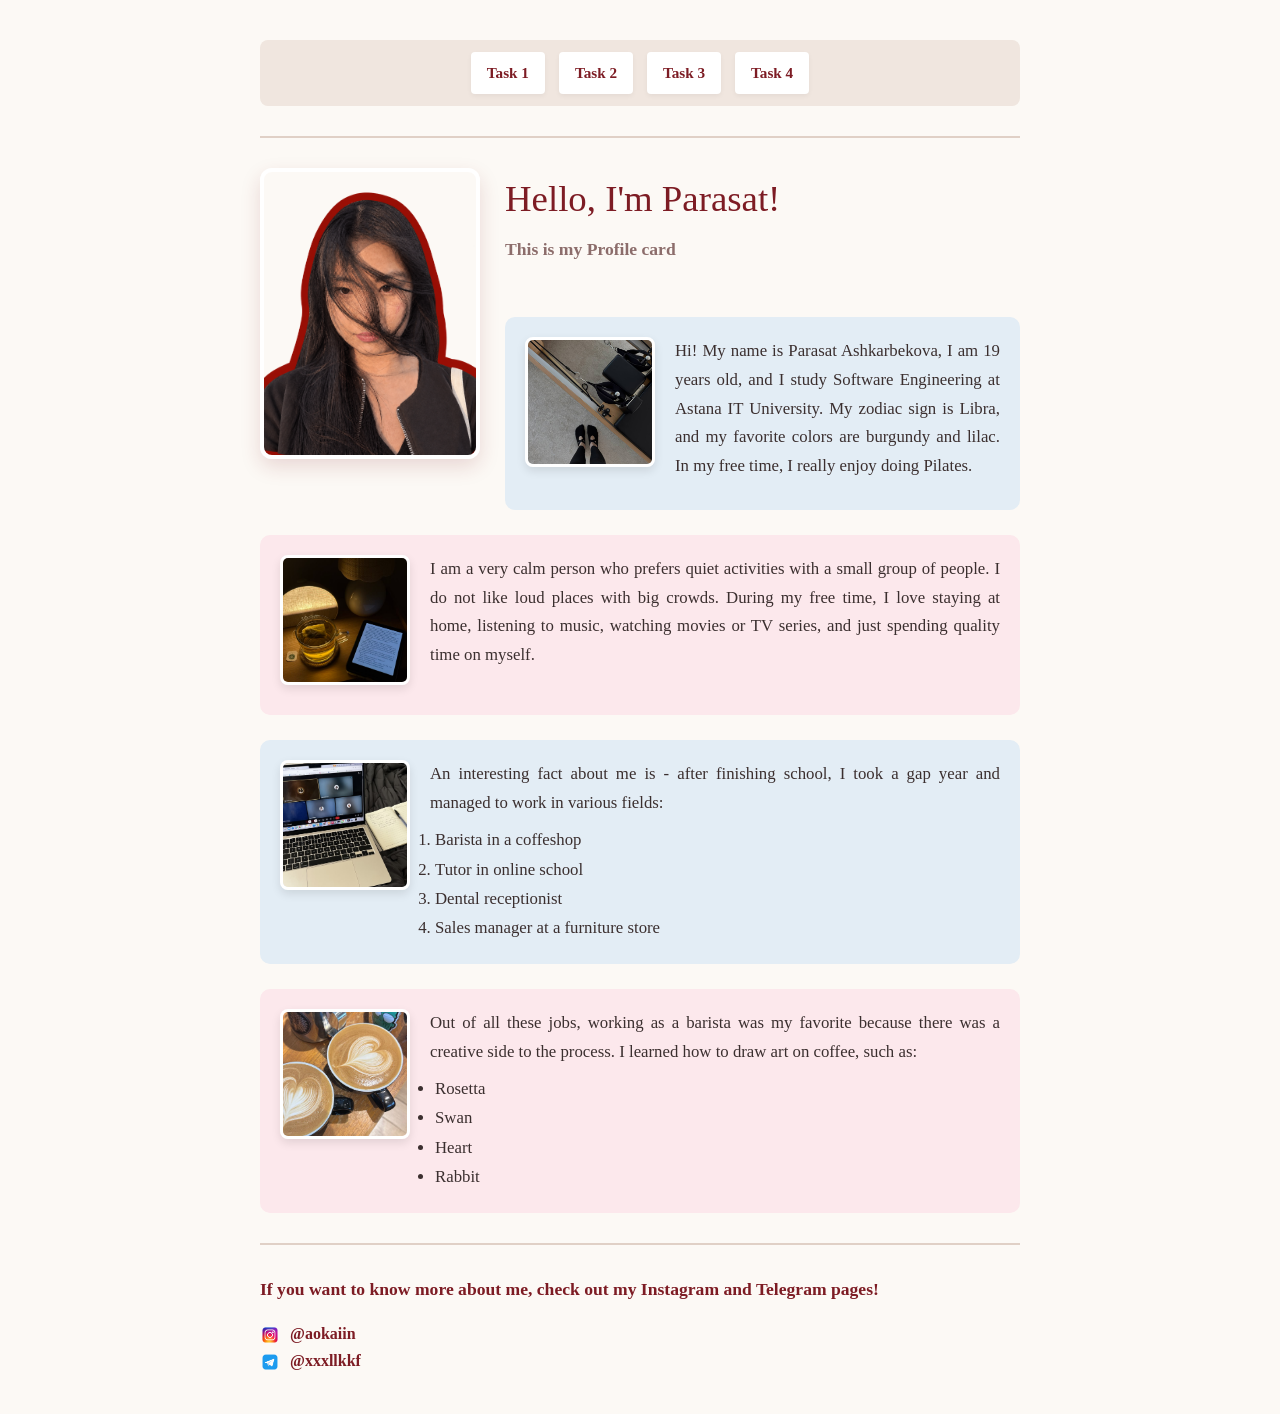
<file: Parasat 1-4/task1/index.html>
<!DOCTYPE html>
<html>
<head>
    <meta charset="UTF-8">
    <meta name="viewport" content="width=device-width, initial-scale=1.0">
    <title>Profile card</title>
    <link rel="stylesheet" href="styles.css">
</head>

<body>
    <nav class="navbar">
    <a href="../task1/index.html">Task 1</a>
    <a href="../task2/index.html">Task 2</a>
    <a href="../task3/index.html">Task 3</a>
    <a href="../task4/index.html">Task 4</a>
    </nav>
    <hr class="custom-line">
    
    
    <img src="images/finalpic.png" alt="That's me" class="main-photo">

    <h1 id="main-title">Hello, I'm Parasat!</h1>
    <h2>This is my Profile card</h2>

    <br>

    <div class="story-block">
        <img src="images/pilates.jpg" alt="pilates pic" class="story-img">
        <p>Hi! My name is Parasat Ashkarbekova, I am 19 years old, and I study Software Engineering at Astana IT University. 
            My zodiac sign is Libra, and my favorite colors are burgundy and lilac. 
            In my free time, I really enjoy doing Pilates.
        </p>
    </div>

    <div class="story-block">
        <img src="images/eve.jpg" alt="evening routine pic" class="story-img">
        <p>I am a very calm person who prefers quiet activities with a small group of people. 
            I do not like loud places with big crowds. During my free time, I love staying at home, listening to music, 
            watching movies or TV series, and just spending quality time on myself.
        </p>
    </div>

    <div class="story-block">
        <img src="images/ot.jpg" alt="online teaching pic" class="story-img">
        <p>An interesting fact about me is - after finishing school, I took a gap year and managed to work in various fields:</p>
        <ol class="styled-list"> 
            <li>Barista in a coffeshop</li>
            <li>Tutor in online school</li>
            <li>Dental receptionist</li> 
            <li>Sales manager at a furniture store</li>
        </ol>
    </div>

    <div class="story-block">
        <img src="images/latte.jpg" alt="latte art pic" class="story-img">
        <p>Out of all these jobs, working as a barista was my favorite because there was a creative side to the process. 
            I learned how to draw art on coffee, such as:
        </p> 
        <ul class="styled-list">
            <li>Rosetta</li>
            <li>Swan</li>
            <li>Heart</li>
            <li>Rabbit</li>
        </ul>
    </div>

    <hr class="custom-line">

    <h3>If you want to know more about me, check out my Instagram and Telegram pages!</h3>
    <p>
        <img src="images/inst.png" alt="my instagram" class="social-icon"> 
        <a href="https://www.instagram.com/aokaiin?stkn=cmI0bTlqZ2hxNzRz&utm_source=ig_contact_invite" target="_blank"> @aokaiin </a>
    </p>
    <p>
        <img src="images/tg.png" alt="my telegramm" class="social-icon"> 
        <a href="https://t.me/xxxllkkf" target="_blank"> @xxxllkkf </a>
    </p>

</body>
</html>
</file>
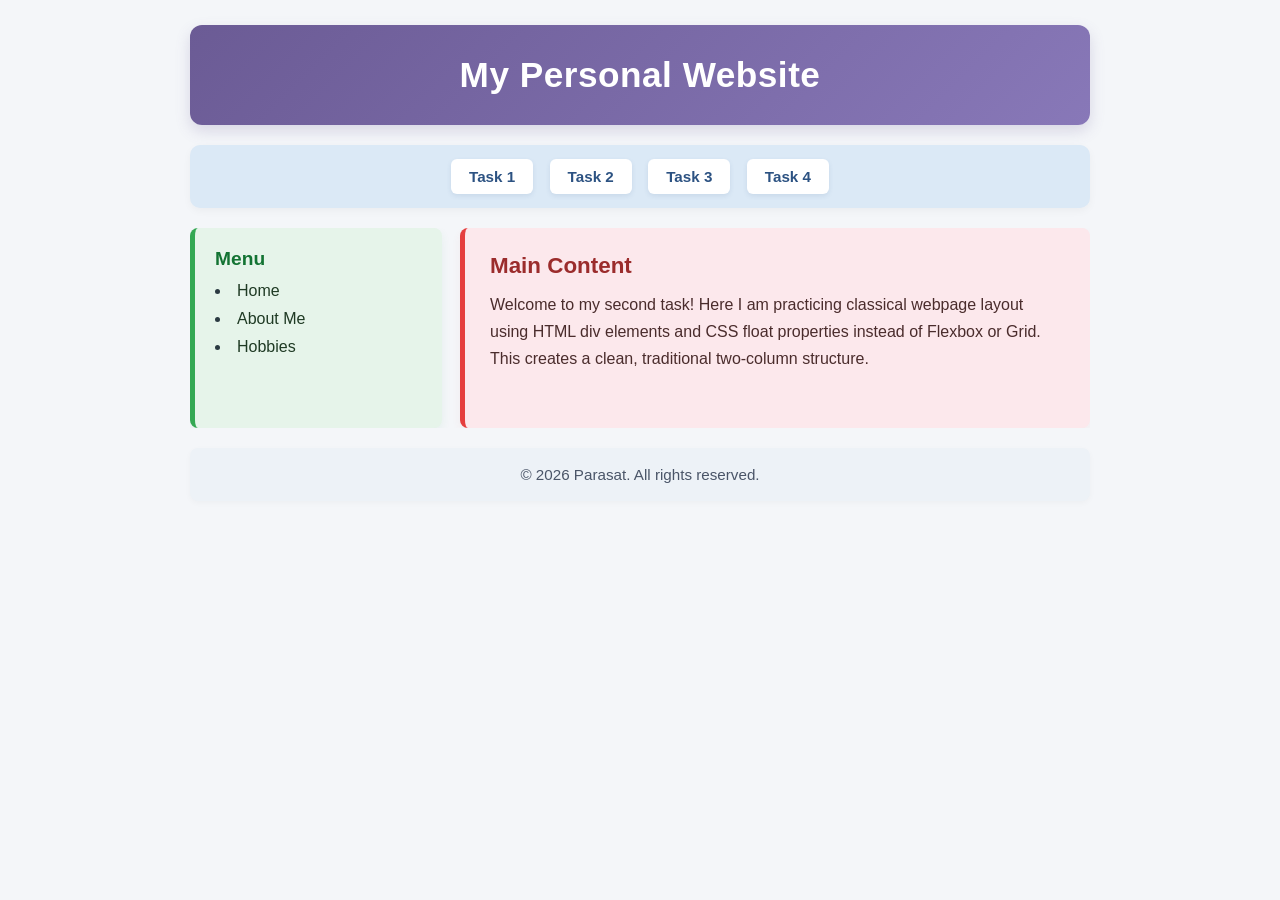
<file: Parasat 1-4/task2/index.html>
<!DOCTYPE html>
<html lang="en">
<head>
    <meta charset="UTF-8">
    <meta name="viewport" content="width=device-width, initial-scale=1.0">
    <title>Task 2 - Layout</title>
    <link rel="stylesheet" href="styles.css">
</head>
<body>
    <div class="header">
        <h1>My Personal Website</h1>
    </div>

    <nav class="navbar">
        <a href="../task1/index.html">Task 1</a>
        <a href="index.html">Task 2</a>
        <a href="../task3/index.html">Task 3</a>
        <a href="../task4/index.html">Task 4</a>
    </nav>

    <div class="content-container">
        
        <div class="sidebar">
            <h3>Menu</h3>
            <ul>
                <li><a href="#">Home</a></li>
                <li><a href="#">About Me</a></li>
                <li><a href="#">Hobbies</a></li>
            </ul>
        </div>

        <div class="main-aside">
            <h2>Main Content</h2>
            <p>Welcome to my second task! Here I am practicing classical webpage layout using HTML div elements and CSS float properties instead of Flexbox or Grid. This creates a clean, traditional two-column structure.</p>
        </div>

    </div>

    <div class="footer">
        <p>&copy; 2026 Parasat. All rights reserved.</p>
    </div>
</body>
</html>
</file>
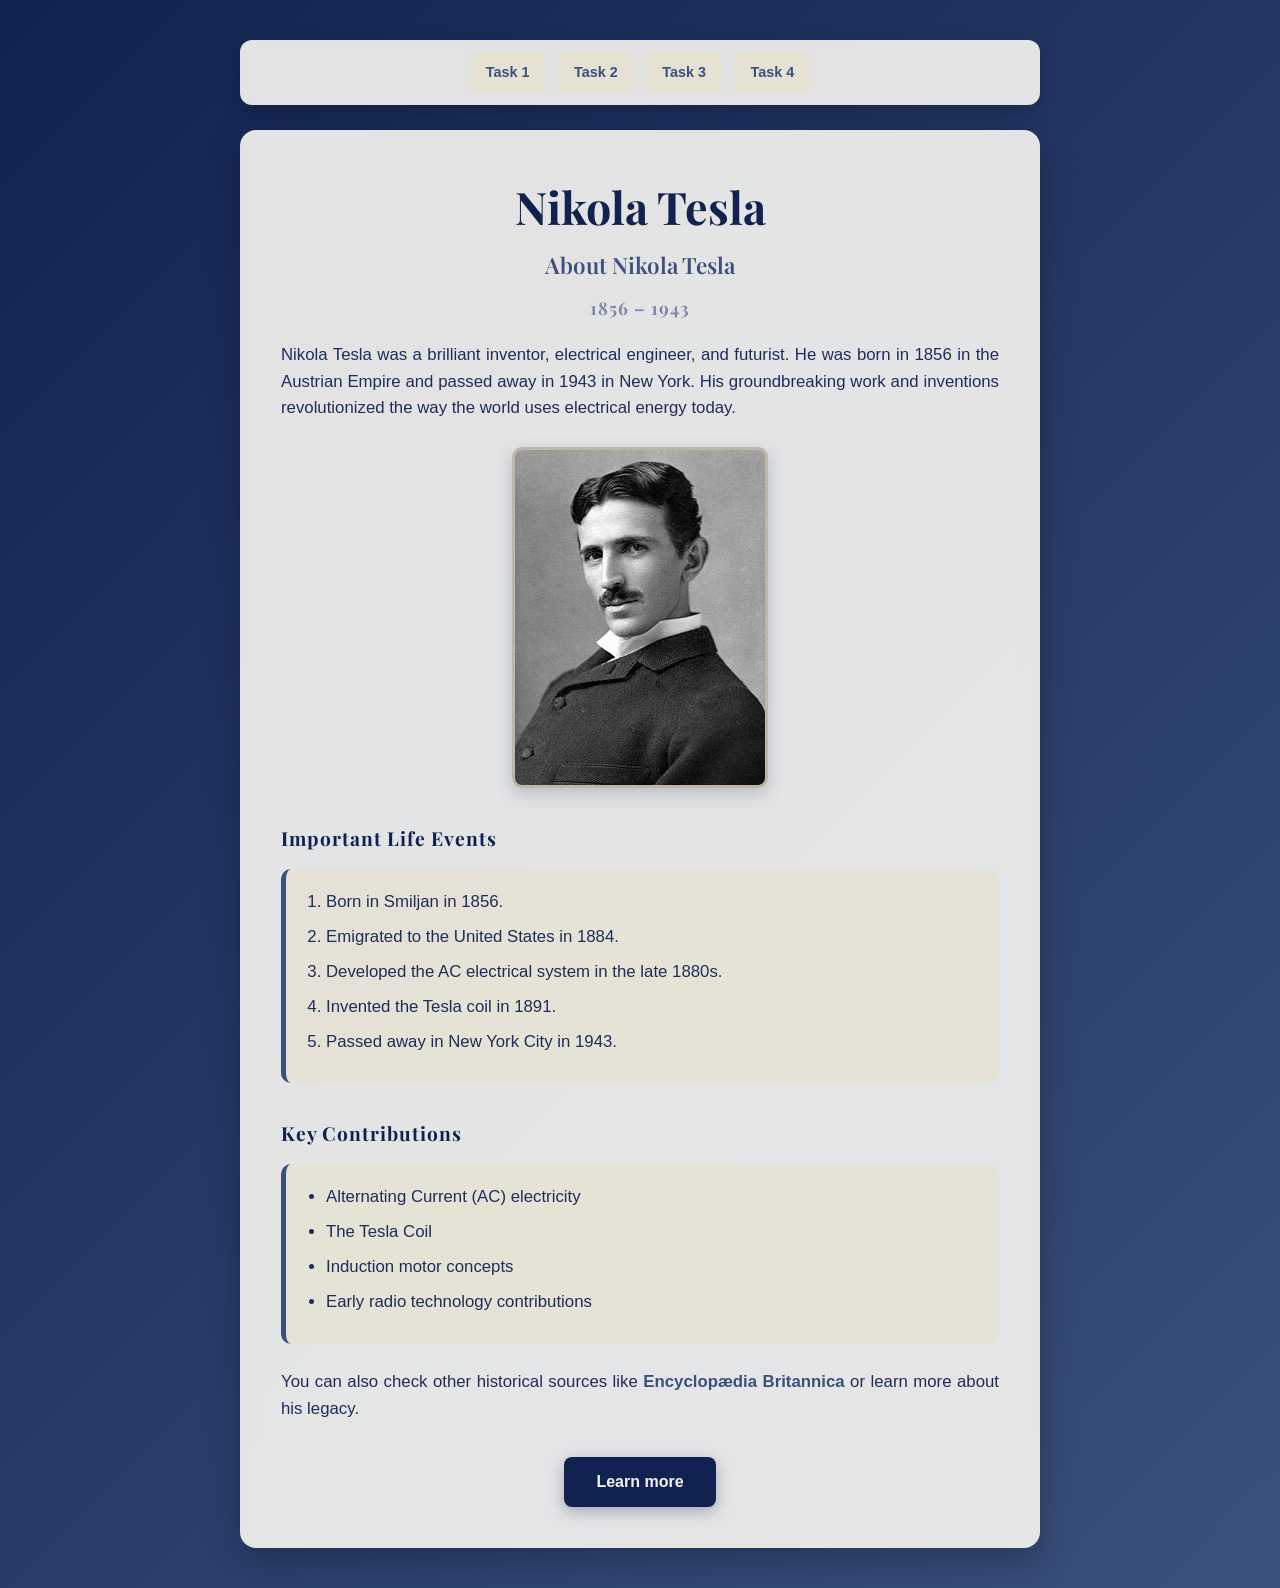
<file: Parasat 1-4/task3/index.html>
<!DOCTYPE html>
<html lang="en">
<head>
    <meta charset="UTF-8">
    <meta name="viewport" content="width=device-width, initial-scale=1.0">
    <title>Tribute Page - Nikola Tesla</title>
    <link rel="preconnect" href="https://fonts.googleapis.com">
    <link rel="preconnect" href="https://fonts.gstatic.com" crossorigin>
    <link href="https://fonts.googleapis.com/css2?family=Roboto:wght@400;700&family=Playfair+Display:wght@700&display=swap" rel="stylesheet">
    <link rel="stylesheet" href="styles.css">
</head>

<body>
    <nav class="navbar">
        <a href="../task1/index.html">Task 1</a>
        <a href="../task2/index.html">Task 2</a>
        <a href="index.html">Task 3</a>
        <a href="../task4/index.html">Task 4</a>
    </nav>

    <div class="content">

        <h1>Nikola Tesla</h1>
        <h2>About Nikola Tesla</h2>
        <h3>1856 – 1943</h3>

        <p>Nikola Tesla was a brilliant inventor, electrical engineer, and futurist. 
            He was born in 1856 in the Austrian Empire and passed away in 1943 in New York. 
            His groundbreaking work and inventions revolutionized the way the world uses electrical energy today.
        </p>

        <img src="images/nik.jpeg" alt="Portrait of Nikola Tesla in his later years">

        <h3>Important Life Events</h3>
        <ol>
            <li>Born in Smiljan in 1856.</li>
            <li>Emigrated to the United States in 1884.</li>
            <li>Developed the AC electrical system in the late 1880s.</li>
            <li>Invented the Tesla coil in 1891.</li>
            <li>Passed away in New York City in 1943.</li>
        </ol>

        <h3>Key Contributions</h3>
        <ul>
            <li>Alternating Current (AC) electricity</li>
            <li>The Tesla Coil</li>
            <li>Induction motor concepts</li>
            <li>Early radio technology contributions</li>
        </ul>

        <p>You can also check other historical sources like <a href="https://www.britannica.com/" target="_blank">Encyclopædia Britannica</a> or learn more about his legacy.</p>

        <a href="https://en.wikipedia.org/wiki/Nikola_Tesla" target="_blank" class="btn">Learn more</a>

    </div>

</body>
</html>
</file>
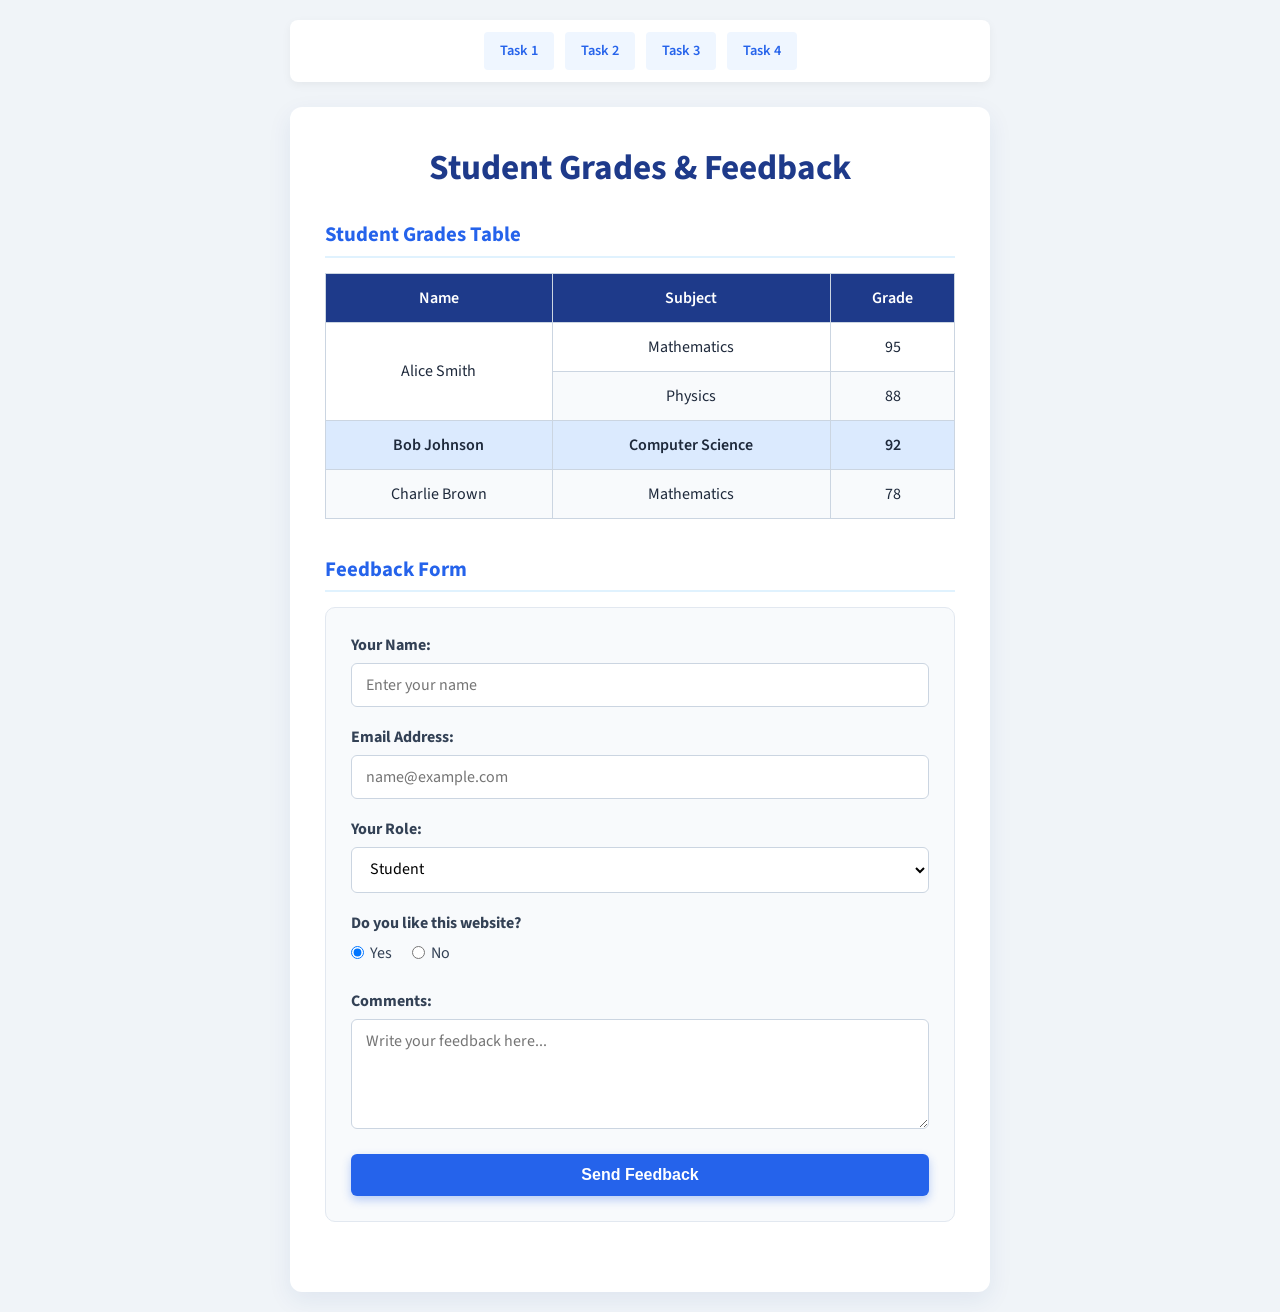
<file: Parasat 1-4/task4/index.html>
<!DOCTYPE html>
<html lang="en">
<head>
    <meta charset="UTF-8">
    <meta name="viewport" content="width=device-width, initial-scale=1.0">
    <title>Task 4 - Table & Form</title>
    <link rel="preconnect" href="https://fonts.googleapis.com">
    <link rel="preconnect" href="https://fonts.gstatic.com" crossorigin>
    <link href="https://fonts.googleapis.com/css2?family=Source+Sans+3:wght@400;600;700&display=swap" rel="stylesheet">
    <link rel="stylesheet" href="styles.css">
</head>
<body>
    <nav class="navbar">
        <a href="../task1/index.html">Task 1</a>
        <a href="../task2/index.html">Task 2</a>
        <a href="../task3/index.html">Task 3</a>
        <a href="index.html">Task 4</a>
    </nav>

    <div class="main-container">

        <h1 id="page-title">Student Grades & Feedback</h1>

        <section class="section-box">
            <h2>Student Grades Table</h2>
            <table>
                <thead>
                    <tr>
                        <th>Name</th>
                        <th>Subject</th>
                        <th>Grade</th>
                    </tr>
                </thead>
                <tbody>
                    <tr>
                        <td rowspan="2">Alice Smith</td>
                        <td>Mathematics</td>
                        <td>95</td>
                    </tr>
                    <tr>
                        <td>Physics</td>
                        <td>88</td>
                    </tr>
                    <tr class="highlight-row">
                        <td>Bob Johnson</td>
                        <td>Computer Science</td>
                        <td>92</td>
                    </tr>
                    <tr>
                        <td>Charlie Brown</td>
                        <td>Mathematics</td>
                        <td>78</td>
                    </tr>
                </tbody>
            </table>
        </section>

        <section class="section-box">
            <h2>Feedback Form</h2>
            <form class="feedback-form">
                
                <div class="form-group">
                    <label for="name">Your Name:</label>
                    <input type="text" id="name" name="name" required placeholder="Enter your name">
                </div>

                <div class="form-group">
                    <label for="email">Email Address:</label>
                    <input type="email" id="email" name="email" required placeholder="name@example.com">
                </div>

                <div class="form-group">
                    <label for="role">Your Role:</label>
                    <select id="role" name="role">
                        <option value="student">Student</option>
                        <option value="teacher">Teacher</option>
                        <option value="other">Other</option>
                    </select>
                </div>

                <div class="form-group">
                    <label>Do you like this website?</label>
                    <div class="radio-group">
                        <label><input type="radio" name="like" value="yes" checked> Yes</label>
                        <label><input type="radio" name="like" value="no"> No</label>
                    </div>
                </div>

                <div class="form-group">
                    <label for="comments">Comments:</label>
                    <textarea id="comments" name="comments" rows="4" placeholder="Write your feedback here..."></textarea>
                </div>

                <button type="submit" class="submit-btn">Send Feedback</button>
            </form>
        </section>
        </div>


</body>
</html>
</file>
<file: Parasat 1-4/task1/styles.css>
* {
    margin: 0;
    padding: 0;
    box-sizing: border-box;
}

body {
    background-color: #fcf9f5;
    color: #3b2f2f;
    font-family: 'Georgia', 'Times New Roman', serif;
    max-width: 800px;
    margin: 0 auto;
    padding: 40px 20px;
    line-height: 1.7;
}

#main-title {
    color: #7d1c24;
    font-size: 2.3rem;
    font-weight: normal;
    margin-bottom: 5px;
}

h2 {
    font-size: 1.1rem;
    color: #8c6d6b;
    margin-bottom: 25px;
}

h3 {
    color: #7d1c24;
    font-size: 1.1rem;
    margin-top: 30px;
    margin-bottom: 15px;
}

.navbar {
    background-color: #f0e6df;
    padding: 12px 20px;
    border-radius: 8px;
    text-align: center;
    margin-bottom: 25px;
}

.navbar a {
    display: inline-block;
    color: #7d1c24;
    background-color: #ffffff;
    padding: 8px 16px;
    margin: 0 5px;
    border-radius: 4px;
    text-decoration: none;
    font-weight: bold;
    font-size: 0.95rem;
    box-shadow: 0 2px 5px rgba(0, 0, 0, 0.05);
}

.navbar a:hover {
    background-color: #7d1c24;
    color: #ffffff;
}

.main-photo {
    float: left;
    width: 220px;
    height: auto;
    border-radius: 12px;
    border: 4px solid #ffffff;
    box-shadow: 0 8px 20px rgba(125, 28, 36, 0.15);
    margin-right: 25px;
    margin-bottom: 20px;
}

.story-block {
    margin-bottom: 25px;
    overflow: hidden;
    padding: 20px;
    border-radius: 10px;
}

.story-block:nth-of-type(odd) {
    background-color: #e3edf5;
}

.story-block:nth-of-type(even) {
    background-color: #fce8ec;
}

.story-img {
    float: left;
    width: 130px;
    height: 130px;
    object-fit: cover;
    border-radius: 8px;
    border: 3px solid #ffffff;
    box-shadow: 0 4px 10px rgba(0, 0, 0, 0.1);
    margin-right: 20px;
    margin-bottom: 10px;
}

.story-block p {
    font-size: 1.05rem;
    text-align: justify;
    margin-bottom: 10px;
}

.styled-list {
    margin-left: 155px;
    font-size: 1.05rem;
    line-height: 1.5;
}

.styled-list li {
    margin-bottom: 4px;
}

.social-icon {
    width: 20px;
    height: 20px;
    vertical-align: middle;
    margin-right: 6px;
}

a {
    color: #7d1c24;
    text-decoration: none;
    font-weight: bold;
}

a:hover {
    text-decoration: underline;
}

.custom-line {
    border: none;
    height: 2px;
    background-color: #e0d0c6;
    margin: 30px 0;
    clear: both;
}
</file>
<file: Parasat 1-4/task2/styles.css>
* {
    margin: 0;
    padding: 0;
    box-sizing: border-box;
}

body {
    background-color: #f4f6f9; 
    color: #2b3a42;
    font-family: 'Segoe UI', Tahoma, Geneva, Verdana, sans-serif;
    max-width: 950px;
    margin: 0 auto;
    padding: 25px;
}

.header {
    background: linear-gradient(135deg, #6b5b95, #8878b8);
    color: #ffffff;
    padding: 30px;
    text-align: center;
    border-radius: 12px;
    margin-bottom: 20px;
    box-shadow: 0 6px 15px rgba(107, 91, 149, 0.2);
}

.header h1 {
    font-size: 2.2rem;
    font-weight: 600;
    letter-spacing: 0.5px;
}

.navbar {
    background-color: #dbe9f6;
    padding: 14px;
    border-radius: 10px;
    text-align: center;
    margin-bottom: 20px;
    box-shadow: 0 3px 8px rgba(0, 0, 0, 0.04);
}

.navbar a {
    display: inline-block;
    color: #2c5282;
    background-color: #ffffff;
    padding: 9px 18px;
    margin: 0 6px;
    border-radius: 6px;
    text-decoration: none;
    font-weight: 600;
    font-size: 0.95rem;
    box-shadow: 0 2px 5px rgba(44, 82, 130, 0.1);
    transition: all 0.2s ease;
}

.navbar a:hover {
    background-color: #3182ce;
    color: #ffffff;
}


.content-container {
    overflow: hidden; 
    margin-bottom: 20px;
}

.sidebar {
    float: left;
    width: 28%;
    background-color: #e6f4ea;
    border-left: 5px solid #34a853;
    padding: 20px;
    border-radius: 8px;
    box-shadow: 0 4px 10px rgba(52, 168, 83, 0.08);
    min-height: 200px;
}

.sidebar h3 {
    color: #137333;
    margin-bottom: 12px;
    font-size: 1.2rem;
}

.sidebar ul {
    list-style-position: inside;
}

.sidebar li {
    margin-bottom: 10px;
}

.sidebar a {
    color: #1f3a24;
    text-decoration: none;
    font-weight: 500;
}

.sidebar a:hover {
    color: #34a853;
    text-decoration: underline;
}

.main-aside {
    float: right;
    width: 70%;
    background-color: #fce8ec;
    border-left: 5px solid #e53e3e;
    padding: 25px;
    border-radius: 8px;
    box-shadow: 0 4px 10px rgba(229, 62, 62, 0.06);
    min-height: 200px;
}

.main-aside h2 {
    color: #9b2c2c;
    margin-bottom: 12px;
    font-size: 1.4rem;
}

.main-aside p {
    line-height: 1.7;
    color: #4a2c2c;
}

/* 5. Футер */
.footer {
    background-color: #edf2f7;
    color: #4a5568;
    text-align: center;
    padding: 18px;
    border-radius: 8px;
    clear: both; /* Сбрасываем обтекание float, чтобы футер не залетало под колонки */
    font-size: 0.95rem;
    box-shadow: 0 2px 6px rgba(0, 0, 0, 0.03);
}
</file>
<file: Parasat 1-4/task3/styles.css>
* {
    margin: 0;
    padding: 0;
    box-sizing: border-box;
}

body {
    background: linear-gradient(135deg, #112250 0%, #3B507D 100%);
    font-family: 'Source Sans 3', sans-serif;
    color: #112250;
    line-height: 1.6;
    padding: 40px 15px;
    min-height: 100vh;
}

.navbar {
    background-color: rgba(245, 244, 240, 0.92);
    backdrop-filter: blur(8px);
    padding: 12px;
    border-radius: 12px;
    text-align: center;
    max-width: 800px;
    margin: 0 auto 25px auto;
    box-shadow: 0 6px 20px rgba(0, 0, 0, 0.2);
    border: 1px solid rgba(231, 226, 206, 0.5);
}

.navbar a {
    display: inline-block;
    color: #3B507D;
    background-color: rgba(231, 226, 206, 0.7);
    padding: 8px 16px;
    margin: 0 4px;
    border-radius: 6px;
    text-decoration: none;
    font-weight: 600;
    font-size: 0.9rem;
    transition: all 0.2s ease;
}

.navbar a:hover {
    background-color: #112250;
    color: #F5F4F0;
    text-decoration: none;
}

.content {
    max-width: 800px;
    margin: 0 auto;
    background-color: rgba(245, 244, 240, 0.92);
    backdrop-filter: blur(8px); 
    padding: 40px;
    border-radius: 16px;
    box-shadow: 0 12px 35px rgba(0, 0, 0, 0.25);
    border: 1px solid rgba(231, 226, 206, 0.5);
}

h1, h2, h3 {
    font-family: 'Playfair Display', serif;
    color: #112250;
}

h1 {
    font-size: 2.8rem;
    text-align: center;
    margin-bottom: 5px;
}

h2 {
    font-size: 1.4rem;
    text-align: center;
    color: #3B507D; 
    margin-bottom: 10px;
    font-weight: 600;
}

h3 {
    font-size: 1.1rem;
    text-align: center;
    margin-bottom: 20px;
    color: #7b88ab;
    letter-spacing: 1px;
}

p {
    font-size: 1.05rem;
    margin-bottom: 25px;
    text-align: justify;
    color: #1f2d5a;
}

img {
    display: block;
    max-width: 50%;
    height: auto;
    margin: 0 auto 25px auto;
    border-radius: 10px;
    border: 3px solid #BEB7A7; 
    box-shadow: 0 6px 18px rgba(17, 34, 80, 0.2);
}




.content h3:nth-of-type(n+2) {
    text-align: left;
    margin-top: 35px;
    margin-bottom: 15px;
    color: #112250;
    font-size: 1.2rem;
}

ol, ul {
    background-color: rgba(231, 226, 206, 0.6); 
    padding: 20px 20px 20px 40px;
    border-radius: 10px;
    margin-bottom: 25px;
    border-left: 5px solid #3B507D; 
}

li {
    margin-bottom: 8px;
    font-size: 1.05rem;
    color: #1f2d5a;
}

a {
    color: #3B507D; 
    font-weight: 600;
    text-decoration: none;
}

a:hover {
    color: #112250;
    text-decoration: underline;
}


.btn {
    display: block;
    width: fit-content;
    margin: 35px auto 0 auto;
    background-color: #112250; 
    color: #F5F4F0; 
    padding: 12px 32px;
    border-radius: 8px;
    font-weight: 600;
    text-align: center;
    box-shadow: 0 5px 15px rgba(17, 34, 80, 0.3);
    transition: all 0.2s ease;
}

.btn:hover {
    background-color: #3B507D; 
    color: #ffffff;
    text-decoration: none;
    transform: translateY(-2px);
}
</file>
<file: Parasat 1-4/task4/styles.css>
* {
    margin: 0;
    padding: 0;
    box-sizing: border-box;
}

body {
    background-color: #f0f4f8; 
    font-family: 'Source Sans 3', sans-serif;
    color: #1e293b;
    line-height: 1.5;
    padding: 20px;
}

.navbar {
    background-color: #ffffff;
    padding: 12px;
    border-radius: 8px;
    text-align: center;
    max-width: 700px;
    margin: 0 auto 25px auto;
    box-shadow: 0 3px 10px rgba(0, 0, 0, 0.05);
}

.navbar a {
    display: inline-block;
    color: #2563eb;
    background-color: #eff6ff;
    padding: 8px 16px;
    margin: 0 4px;
    border-radius: 4px;
    text-decoration: none;
    font-weight: 600;
    font-size: 0.9rem;
    transition: background 0.2s;
}

.navbar a:hover {
    background-color: #2563eb;
    color: #ffffff;
}

.main-container {
    max-width: 700px;
    margin: 0 auto;
    background-color: #ffffff;
    padding: 35px;
    border-radius: 12px;
    box-shadow: 0 8px 25px rgba(30, 58, 138, 0.08);
}

#page-title {
    text-align: center;
    color: #1e3a8a;
    font-size: 2.2rem;
    margin-bottom: 25px;
}

.section-box {
    margin-bottom: 35px;
}

.section-box h2 {
    color: #2563eb;
    font-size: 1.3rem;
    margin-bottom: 15px;
    border-bottom: 2px solid #e0f2fe;
    padding-bottom: 5px;
}

table {
    width: 100%;
    border-collapse: collapse;
    margin-top: 10px;
    text-align: center; /* Центрирование текста внутри ячеек */
}

th, td {
    border: 1px solid #cbd5e1; /* Границы для всех ячеек */
    padding: 12px;
    font-size: 1rem;
}

th {
    background-color: #1e3a8a; /* Цвет фона шапки таблицы */
    color: #ffffff;
    font-weight: 600;
}

tbody tr:nth-child(even) {
    background-color: #f8fafc;
}

tbody tr:nth-child(odd) {
    background-color: #ffffff;
}

.highlight-row {
    background-color: #dbeafe !important;
    font-weight: 600;
}

.feedback-form {
    background-color: #f8fafc;
    padding: 25px;
    border-radius: 10px;
    border: 1px solid #e2e8f0;
}

.form-group {
    margin-bottom: 18px;
}

label {
    display: block;
    font-weight: 700;
    margin-bottom: 6px;
    color: #334155;
}

/* Поля ввода, textarea и dropdown с единой шириной */
input[type="text"],
input[type="email"],
select,
textarea {
    width: 100%;
    padding: 10px 14px;
    border: 1px solid #cbd5e1;
    border-radius: 6px;
    font-size: 1rem;
    font-family: inherit;
    background-color: #ffffff;
    transition: border-color 0.2s;
}

input:focus, select:focus, textarea:focus {
    outline: none;
    border-color: #2563eb;
    box-shadow: 0 0 0 3px rgba(37, 99, 235, 0.15);
}

.radio-group {
    display: flex;
    gap: 20px;
    margin-top: 5px;
}

.radio-group label {
    font-weight: 400;
    display: inline-flex;
    align-items: center;
    gap: 6px;
    cursor: pointer;
}

.submit-btn {
    display: block;
    width: 100%;
    background-color: #2563eb;
    color: #ffffff;
    padding: 12px;
    border: none;
    border-radius: 6px;
    font-size: 1rem;
    font-weight: 600;
    cursor: pointer;
    box-shadow: 0 4px 10px rgba(37, 99, 235, 0.3);
    transition: background 0.2s, transform 0.1s;
}

.submit-btn:hover {
    background-color: #1e3a8a;
    transform: translateY(-1px);
}
</file>
